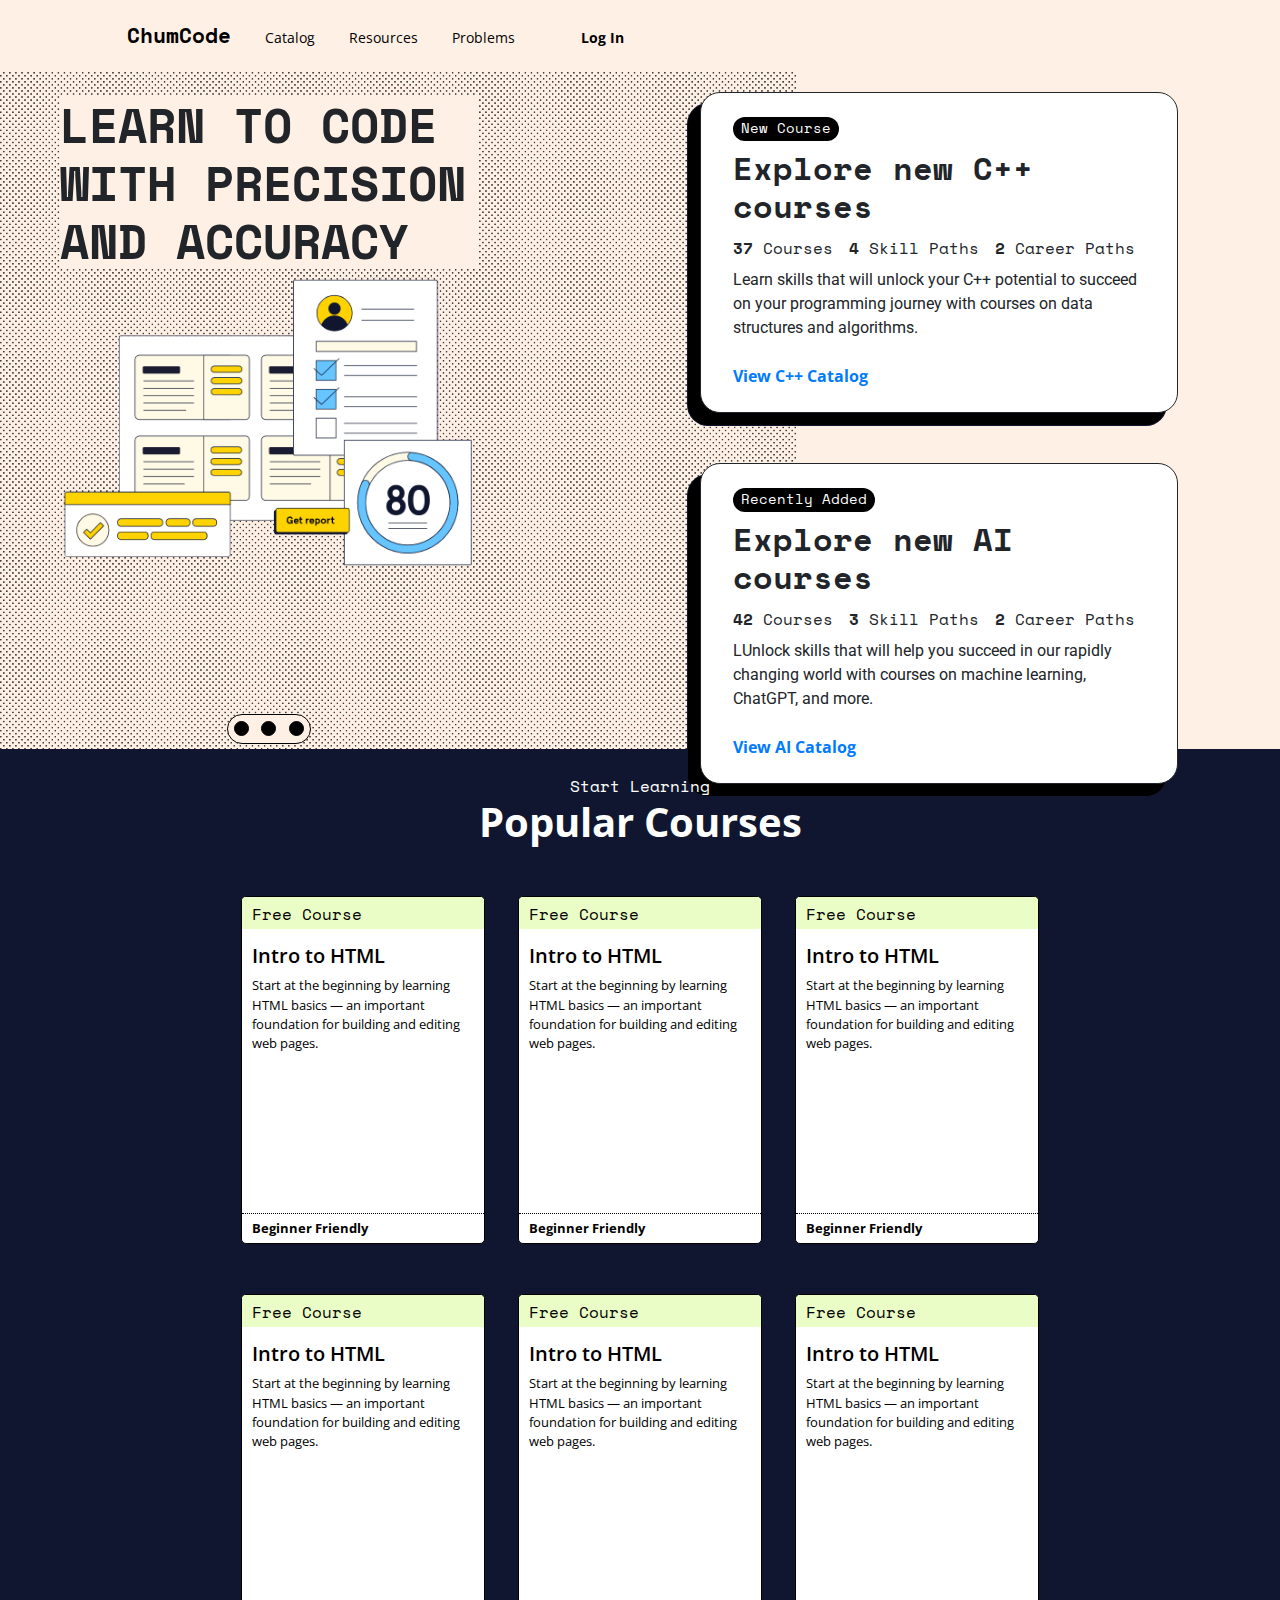
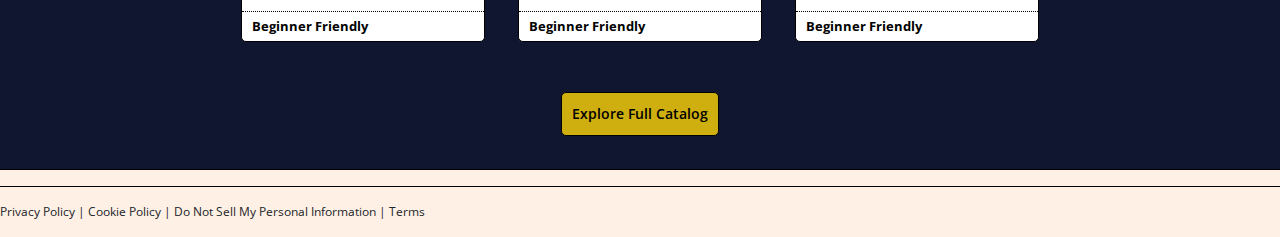
<file: index.html>
<html lang="en">
  <head>
    <script src="js/styles.js" defer></script>
    <meta charset="utf-8">
    <meta name="viewport" content="width=device-width, initial-scale=1">
    <link rel="stylesheet" href="https://cdn.jsdelivr.net/npm/bootstrap@4.0.0/dist/css/bootstrap.min.css" integrity="sha384-Gn5384xqQ1aoWXA+058RXPxPg6fy4IWvTNh0E263XmFcJlSAwiGgFAW/dAiS6JXm" crossorigin="anonymous"><link rel="preconnect" href="https://fonts.googleapis.com">
    <link rel="preconnect" href="https://fonts.gstatic.com" crossorigin>
    <link href="https://fonts.googleapis.com/css2?family=Montserrat&family=Open+Sans:ital,wght@0,300..800;1,300..800&family=Poppins:wght@300;400;500;600;800;900&family=Roboto:ital,wght@0,100;0,300;0,400;0,500;0,700;0,900;1,100;1,300;1,400;1,500;1,700;1,900&family=Space+Mono:wght@400;700&family=UnifrakturMaguntia&display=swap" rel="stylesheet">
    <link rel="stylesheet" href="https://cdnjs.cloudflare.com/ajax/libs/font-awesome/6.5.1/css/all.min.css" integrity="sha512-DTOQO9RWCH3ppGqcWaEA1BIZOC6xxalwEsw9c2QQeAIftl+Vegovlnee1c9QX4TctnWMn13TZye+giMm8e2LwA==" crossorigin="anonymous" referrerpolicy="no-referrer" />
    <link rel="stylesheet" type="text/css" href="css/styles.css">
    <title>ChumCode</title>
  </head>

  <header>
    <nav class="open-sans-regular">
        <a href="index.html" class="space-mono-bold">ChumCode</a>
        <a href="catalog.html">Catalog</a>
        <a href="resources.html">Resources</a>
        <a href="problems.hmtl">Problems</a>
        <i class="fa-solid fa-magnifying-glass left"></i>
        <a href="login.html" class="open-sans-bold">Log In</a>
    </nav>
  </header>
  <body>
    <img class="screentone" src="images/screentones.png" alt="screentones">

    <div class="first-page-main-page">

    <div class="mainpage-carousel">
      <div class="carousel-box">
        <div id="carouselExampleIndicators" class="carousel slide six-hundo" data-ride="carousel">
          <ol class="carousel-indicators">
            <li data-target="#carouselExampleIndicators" data-slide-to="0" class="active-black"></li>
            <li data-target="#carouselExampleIndicators" data-slide-to="1">oten</li>
            <li data-target="#carouselExampleIndicators" data-slide-to="2"></li>
          </ol>
          <div class="carousel-inner">
            <div class="carousel-item active">
              <h1 class="space-mono-bold">LEARN TO CODE WITH PRECISION AND ACCURACY</h1>
              <img class="d-block w-100" src="images/slide1.png" alt="First slide">
            </div>
            <div class="carousel-item">
              <h1 class="space-mono-bold">ENDLESS PRACTICE PROBLEMS WITH INTERACTIVE COURSES</h1>
              <img class="d-block w-100" src="images/slide2.png" alt="Second slide">
            </div>
            <div class="carousel-item">
              <img class="d-block w-100" src="images/slide1.png" alt="Third slide">
              <h1 class="space-mono-bold">LEARN TO CODE WITH PRECISION AND ACCURACY</h1>
            </div>
          </div>
        </div>
      </div>
    </div>

    <div class="right-box">
      <div class="large-box">
        <div class="badge-box space-mono-thin">New Course</div>
        <h2>Explore new C++ courses</h2>

        <ul class="list-number">
          <li class="space-mono-thin"><span class="space-mono-regular"> 37</span> Courses</li>
          <li class="space-mono-thin"><span class="space-mono-regular"> 4</span> Skill Paths</li>
          <li class="space-mono-thin"><span class="space-mono-regular"> 2</span> Career Paths</li>
        </ul>

        <span class="zero-margin ">Learn skills that will unlock your C++ potential to succeed on your programming journey with courses on data structures and algorithms.</span>
        <br>
        <br>
        <a href="." class="open-sans-bold">View C++ Catalog</a>
      </div>

      <div class="large-box">
        <div class="badge-box space-mono-thin">Recently Added</div>
        <h2>Explore new AI courses</h2>

        <ul class="list-number">
          <li class="space-mono-thin"><span class="space-mono-regular"> 42</span> Courses</li>
          <li class="space-mono-thin"><span class="space-mono-regular"> 3</span> Skill Paths</li>
          <li class="space-mono-thin"><span class="space-mono-regular"> 2</span> Career Paths</li>
        </ul>

        <span class="zero-margin ">LUnlock skills that will help you succeed in our rapidly changing world with courses on machine learning, ChatGPT, and more.</span>
        <br>
        <br>
        <a href="." class="open-sans-bold">View AI Catalog</a>
      </div>
  </div>
    
    </div>

    <div class="blue-bg">
      <div class="second-page-main-page blue-bg">
      
        <p class="space-mono-thin">Start Learning</p>
        <h2 class="open-sans-bold">Popular Courses</h2>

        <div class="course-container-main-box">

          <div class="course-container">
            <div class="course-box"><div class="course-box-top-box space-mono-thin">Free Course</div>
            <h5 class="open-sans-regular">Intro to HTML</h3>
              <span class="open-sans-regular">Start at the beginning by learning HTML
                basics — an important foundation for
                building and editing web pages.</span>
                <div class="course-container-footer open-sans-bold">Beginner Friendly</div>
            </div>
          </div>

          <div class="course-container">
            <div class="course-box"><div class="course-box-top-box space-mono-thin">Free Course</div>
            <h5 class="open-sans-regular">Intro to HTML</h3>
              <span class="open-sans-regular">Start at the beginning by learning HTML
                basics — an important foundation for
                building and editing web pages.</span>
                <div class="course-container-footer open-sans-bold">Beginner Friendly</div>
            </div>
          </div>

          <div class="course-container">
            <div class="course-box"><div class="course-box-top-box space-mono-thin">Free Course</div>
            <h5 class="open-sans-regular">Intro to HTML</h3>
              <span class="open-sans-regular">Start at the beginning by learning HTML
                basics — an important foundation for
                building and editing web pages.</span>
                <div class="course-container-footer open-sans-bold">Beginner Friendly</div>
            </div>
          </div>

        </div>
        
        <div class="course-container-main-box">

          <div class="course-container">
            <div class="course-box"><div class="course-box-top-box space-mono-thin">Free Course</div>
            <h5 class="open-sans-regular">Intro to HTML</h3>
              <span class="open-sans-regular">Start at the beginning by learning HTML
                basics — an important foundation for
                building and editing web pages.</span>
                <div class="course-container-footer open-sans-bold">Beginner Friendly</div>
            </div>
          </div>

          <div class="course-container">
            <div class="course-box"><div class="course-box-top-box space-mono-thin">Free Course</div>
            <h5 class="open-sans-regular">Intro to HTML</h3>
              <span class="open-sans-regular">Start at the beginning by learning HTML
                basics — an important foundation for
                building and editing web pages.</span>
                <div class="course-container-footer open-sans-bold">Beginner Friendly</div>
            </div>
          </div>

          <div class="course-container">
            <div class="course-box"><div class="course-box-top-box space-mono-thin">Free Course</div>
            <h5 class="open-sans-regular">Intro to HTML</h3>
              <span class="open-sans-regular">Start at the beginning by learning HTML
                basics — an important foundation for
                building and editing web pages.</span>
                <div class="course-container-footer open-sans-bold">Beginner Friendly</div>
            </div>
          </div>

        </div>
          <div href="" class="explore-btn open-sans-regular">Explore Full Catalog</div>
        
      </div>
    </div>
    

    <footer>
      <hr>
      <p class="open-sans-regular small-font"> Privacy Policy | Cookie Policy | Do Not Sell My Personal Information | Terms</p>
    </footer>
</body>
<script src="https://code.jquery.com/jquery-3.2.1.slim.min.js" integrity="sha384-KJ3o2DKtIkvYIK3UENzmM7KCkRr/rE9/Qpg6aAZGJwFDMVNA/GpGFF93hXpG5KkN" crossorigin="anonymous"></script>
<script src="https://cdn.jsdelivr.net/npm/popper.js@1.12.9/dist/umd/popper.min.js" integrity="sha384-ApNbgh9B+Y1QKtv3Rn7W3mgPxhU9K/ScQsAP7hUibX39j7fakFPskvXusvfa0b4Q" crossorigin="anonymous"></script>
<script src="https://cdn.jsdelivr.net/npm/bootstrap@4.0.0/dist/js/bootstrap.min.js" integrity="sha384-JZR6Spejh4U02d8jOt6vLEHfe/JQGiRRSQQxSfFWpi1MquVdAyjUar5+76PVCmYl" crossorigin="anonymous"></script>
</html>
</file>
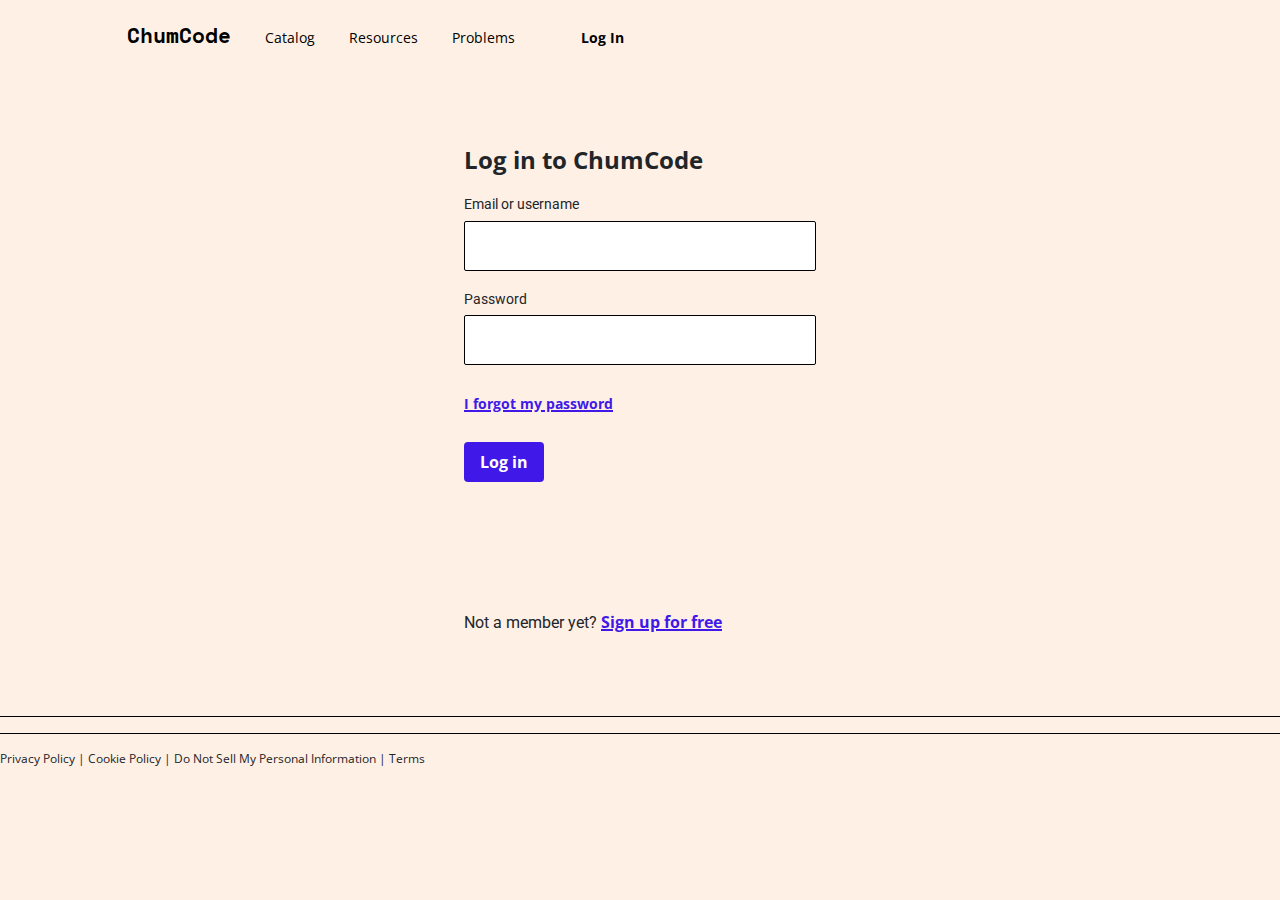
<file: login.html>
<html lang="en">
  <head>
    <script src="js/styles.js" defer></script>
    <meta charset="utf-8">
    <meta name="viewport" content="width=device-width, initial-scale=1">
    <link rel="stylesheet" href="https://cdn.jsdelivr.net/npm/bootstrap@4.0.0/dist/css/bootstrap.min.css" integrity="sha384-Gn5384xqQ1aoWXA+058RXPxPg6fy4IWvTNh0E263XmFcJlSAwiGgFAW/dAiS6JXm" crossorigin="anonymous"><link rel="preconnect" href="https://fonts.googleapis.com">
    <link rel="preconnect" href="https://fonts.gstatic.com" crossorigin>
    <link href="https://fonts.googleapis.com/css2?family=Montserrat&family=Open+Sans:ital,wght@0,300..800;1,300..800&family=Poppins:wght@300;400;500;600;800;900&family=Roboto:ital,wght@0,100;0,300;0,400;0,500;0,700;0,900;1,100;1,300;1,400;1,500;1,700;1,900&family=Space+Mono:wght@400;700&family=UnifrakturMaguntia&display=swap" rel="stylesheet">
    <link rel="stylesheet" href="https://cdnjs.cloudflare.com/ajax/libs/font-awesome/6.5.1/css/all.min.css" integrity="sha512-DTOQO9RWCH3ppGqcWaEA1BIZOC6xxalwEsw9c2QQeAIftl+Vegovlnee1c9QX4TctnWMn13TZye+giMm8e2LwA==" crossorigin="anonymous" referrerpolicy="no-referrer" />
    <link rel="stylesheet" type="text/css" href="css/styles.css">
    <title>ChumCode</title>
  </head>

  <header>
    <nav class="open-sans-regular">
        <a href="index.html" class="space-mono-bold">ChumCode</a>
        <a href="catalog.html">Catalog</a>
        <a href="resources.html">Resources</a>
        <a href="problems.hmtl">Problems</a>
        <i class="fa-solid fa-magnifying-glass left"></i>
        <a href="login.html" class="open-sans-bold">Log In</a>
    </nav>
  </header>
  <body>

    <div class="first-page-login-page">
        <div class="login-form">
            <form>
                <h3 class="open-sans-bold">Log in to ChumCode</h3>
                <div class="label-login">Email or username</div>
                <input name="txtUname" aria-invalid="false" aria-required="false" class="textbox-form" type="text">
                <div class="label-login">Password</div>
                <input name="txtPwd" aria-invalid="false" aria-required="false"class="textbox-form" type="password">
                <div class="forgot-pass open-sans-bold"><a href="">I forgot my password</a></div>

                <button class="submit-button open-sans-bold" type="submit" role="button" name="btnLogin" value="Login">Log in</button>

                <div class="signup-for-free">Not a member yet? <a href="register.html" class="open-sans-bold"> Sign up for free</a></div>
            </form>
        </div>
    </div>

    
    

    <footer>
      <hr>
      <p class="open-sans-regular small-font"> Privacy Policy | Cookie Policy | Do Not Sell My Personal Information | Terms</p>
    </footer>
</body>
<script src="https://code.jquery.com/jquery-3.2.1.slim.min.js" integrity="sha384-KJ3o2DKtIkvYIK3UENzmM7KCkRr/rE9/Qpg6aAZGJwFDMVNA/GpGFF93hXpG5KkN" crossorigin="anonymous"></script>
<script src="https://cdn.jsdelivr.net/npm/popper.js@1.12.9/dist/umd/popper.min.js" integrity="sha384-ApNbgh9B+Y1QKtv3Rn7W3mgPxhU9K/ScQsAP7hUibX39j7fakFPskvXusvfa0b4Q" crossorigin="anonymous"></script>
<script src="https://cdn.jsdelivr.net/npm/bootstrap@4.0.0/dist/js/bootstrap.min.js" integrity="sha384-JZR6Spejh4U02d8jOt6vLEHfe/JQGiRRSQQxSfFWpi1MquVdAyjUar5+76PVCmYl" crossorigin="anonymous"></script>
</html>
</file>
<file: css/styles.css>
body{
    background-color: #fff0e5;
    margin: 0;
}

.roboto-regular {
    font-family: "Roboto", sans-serif;
    font-weight: 400;
    font-style: normal;
  }

.open-sans-regular {
    font-family: "Open Sans", sans-serif;
    font-optical-sizing: auto;
    font-weight: 500px;
    font-style: normal;
  }

  .open-sans-thin {
    font-family: "Open Sans", sans-serif;
    font-optical-sizing: auto;
    font-weight: 300px;
    font-style: normal;
  }

  .open-sans-semibold {
    font-family: "Open Sans", sans-serif;
    font-optical-sizing: auto;
    font-weight: 600;
    font-style: normal;
  }

  .open-sans-bold {
    font-family: "Open Sans", sans-serif;
    font-optical-sizing: auto;
    font-weight: 700;
    font-style: normal;
  }

.space-mono-regular {
    font-family: "Space Mono", monospace;
    font-weight: 600;
    font-style: normal;
  }

  .space-mono-bold {
    font-family: "Space Mono", monospace;
    font-weight: 700;
    font-size: 1.3em;
    font-style: normal;
  }

  .space-mono-thin {
    font-family: "Space Mono", monospace;
    font-weight: 400;
    font-size: 1.0em;
    font-style: normal;
  }

  header {
    background-color: #fff0e5;
    height: 4.5em;
    display: flex;
    align-items: center;
    top: 0;
    position: sticky;
    transition: background-color 0.2s ease-in-out;
    border-bottom: 0 solid black;
    z-index: 1000;
  }
  
  .scrolled {
    background-color: white;
    opacity: 0.98; 
    border-width: 1px;
  }
  

  header nav{
    padding: 1.5em 0 1.5em 7em;
    width: 90%;
  }

  header nav a{
    text-decoration: none;
    font-size: 0.9em;
    color:black;
    margin:auto;
    padding: 15px;
  }

  .navbox{
    display: flex;
    justify-content: space-between;
  }

  .left{
    margin-left: auto;
    margin-right: 2em;
  }

  .icon-button {
    color: black;
    border: none;
    cursor: pointer;
  }

  .first-page-main-page{
    display: flex;
    height: min-content;
    justify-content: center;
  }

  .carousel-item{
    max-height: 600px;
  }

  .screentone{
    position: absolute;
    height: 720px;
    z-index: -1;
  }


  .mainpage-carousel{
    margin: 0 0 6% 0 ;
    width: 70%;
    height: 600px;
  }
  
  .carousel-box{
    margin-top: 2%;
    margin-left: 10%;
    width: 70%;
  }

  .carousel-box h1{
    margin-top: 3% ;
    background-color: #fff0e5;
    font-size: 3.0em;
  }
  

  .carousel-indicators{
    background-color: #fff0e5;
    border-radius: 20px;
    padding: 0;
    margin: auto;
    width: 20%;
    height: 30px;
    border: 1px solid black;
  }

  .carousel-indicators li{
    background-color: black;
    padding: 0;
    margin: auto;
    height: 15px;
    width: 15px;
    border-radius: 10px;
    border: 1px solid black;
  }

  .six-hundo{
    height: 670px;
  }
  
  .small-font{
    font-size: 12px;
  }

  footer{
    border-top:1px solid black;
    width: 100%;
  }

  footer hr{
    background-color: black;
  }

  .blue-bg{
    background-color: #10162f;
    height: 1020px;
    width: 100%;
    background-size: cover;
    background-position: center;
  } 

  .screentone1{
    width: 100%;
  }

  .blue-bg-1{
    background-color: #3a10e5;
    height: 520px;
    width: 100%;
    bottom: 0;
    position: absolute;
  } 

  .right-box{
    max-width: 100%;
    height: 600px;
  }

  .large-box{
    border-width: 1px;
    border-style: solid;
    border-color: var(--color-navy);
    background-color: white;
    padding-left: 2rem;
    padding-right: 2rem;
    padding-top: 1.5rem;
    padding-bottom: 1.5rem;
    margin-bottom: 0.75rem;
    margin-left: 0.75rem;
    border-radius: 20px;
    box-shadow: -12px 12px black, -12px 12px 0 1px #10162f;
    width: 70%;
    margin: auto;
    margin-bottom: 50px;
    margin-top: 20px;
  }

  .large-box h2{
    margin-block-start: 0.83em;
    margin-block-end: 0.83em;
    margin-inline-start: 0px;
    margin-inline-end: 0px;
    font-weight: 700;
    font-family: "Space Mono", monospace;
    margin-top: 5px;
    margin-bottom: 10px;
  }

  .badge-box{
    width: min-content;
    border-radius: 40px;
    font-weight: 400;
    white-space: nowrap;
    color: white;
    background-color: black;
    font-size: 0.875rem;
    height: 1.5rem;
    margin-bottom: 0.5rem;
    padding-left: 0.5rem;
    padding-right: 0.5rem;
  }

  .list-number{
    column-gap: 1rem;
    list-style-type: none;
    flex-wrap: wrap;
    row-gap: 0.5rem;
    flex-direction: row;
    display: flex;
    padding: 0;
    margin-bottom: 0.5rem;
  }

  .zero-margin{
    margin: 0;
  }

  .one-margin{
    margin: 5px;
  }

  .margin-10{
    margin: 0 100px 0 0 ;
  }

  .second-page-main-page{
    color: white;
    width: 65%;
    margin: auto;
    padding-top: 2%;
  }


  .second-page-main-page p {
    margin: auto;
    width: max-content;
    z-index: 1;
  }

  .second-page-main-page h2 {
    margin: auto;
    width: max-content;
    font-size: 2.5em;
    margin-bottom: 50px;
    display: flex;
  }

  .course-box {
    height: 100%;
    display: flex;
    background-color: #ffffff;
    flex-direction: column;
    box-shadow: 0px 0px 0 #10162f;
    position: relative;
    padding: 0px;
    overflow: hidden;
    border-radius: 5px;
    transition: box-shadow 0.2s ease, transform 0.2s ease;
    color: black;
    border: 1px solid black;
  }
  
  .course-box:hover {
    box-shadow: -12px 12px #00001a, -12px 12px 0 1px #10162f; /* Apply box shadow on hover */
    transform: translate(5px, -5px);
  }
  

  .course-box-top-box{
    background-color: #eafdc6;
    width: 100%;
    padding-top: 5px;
    padding-left: 10px;
    padding-bottom: 3px;
  }

  .course-box-2 {
    height: 100%;
    display: flex;
    background-color: #ffffff;
    flex-direction: column;
    box-shadow: 0px 0px 0 #10162f;
    position: relative;
    padding: 0px;
    overflow: hidden;
    border-radius: 5px;
    transition: box-shadow 0.2s ease, transform 0.2s ease;
    color: black;
    border: 1px solid black;
  }

  .course-box-2:hover {
    box-shadow: -10px 10px white, -10px 10px 0 1px #10162f; /* Apply box shadow on hover */
    transform: translate(5px, -5px);
  }
  

  .course-box-top-box-2{
    color: white;
    background-color: #10162F;
    width: 100%;
    padding-top: 5px;
    padding-left: 10px;
    padding-bottom: 3px;
    font-size: 15px;
  }

  .course-container{
    width: 80%;
    margin:  0 2% 0 2%;
    height: 100%;
  }


  .course-container h5{
    padding: 10px;
    font-weight: 600;
    padding-top: 15px;
    padding-bottom: 0px;
  }

  .course-container span{
    padding-left: 10px;
    font-size: 0.8em;
    padding-right: 10px;
  }
  .course-container-footer{
    padding: 5px;
    border-top: 1px dotted black;
    padding-left: 10px;
    font-size: 0.8em;
    bottom: 0;
    position: absolute;
    width: 100%;
  }

  .course-container-main-box{
    display: flex;
    height: 35%;
    justify-content:space-around;
    margin-bottom: 50px;
  }

  .explore-btn{
    border: 1px solid black;
    background-color:#cfae0f;
    color: black;
    width: max-content;
    padding: 10px;
    align-self: center;
    font-weight: 600;
    border-radius: 5px;
    margin: auto;
    font-size: 0.9em;
    position: relative; /* or absolute, fixed */
    z-index: 1;
  }

  .second-page-main-page p{
    z-index: 1000;
  }



  /* ===================--------------------================== */
  /*                       LOGIN PAGE CSS                      */
  /* ===================--------------------================== */



  .first-page-login-page{
    width: 100%;
    height: 570px;
  }

  .login-form{
    margin-left: auto;
    margin-right: auto;
    margin-top: 4.6rem;
    margin-bottom: 4rem;
    width: 22rem;
    max-width: calc(100% - 2rem);
  }

  .login-form h3{
    margin-bottom: 20px;
    font-size: 1.5em;
  }

  .label-login{
    font-size: 0.9em;
    margin-bottom: 5px;
    font-weight: 400;
  }

  .textbox-form{
    padding-left: 0.5rem;
    padding-top: 0.75rem;
    padding-bottom: 0.75rem;
    font-weight: 400;
    line-height: 1.5;
    font-size: 1rem;
    width: 100%;
    min-width: auto;
    padding-right: initial;
    border: 1px solid black;
    border-radius: 2px;
    margin-bottom: 1.1em;
  }

  .forgot-pass{
    margin-top: 10px;
    font-weight: 700;
    text-decoration: underline;
    text-decoration-thickness: 1.5px;
    color: #4019e9;
    font-size: 0.9em;
  }

  .forgot-pass a{
    color: #4019e9;
  }

  .submit-button{
    position: relative;
    border-radius: 4px;
    font-weight: 700;
    padding-left: 1rem;
    padding-right: 1rem;
    padding-top: 0.25rem;
    padding-bottom: 0.25rem;
    font-size: 1rem;
    min-width: 40px;
    height: 40px;
    color: white;
    background-color: #4019e9;
    border-width: 0;
    margin-top: 1.7em;
  }

  .signup-for-free{
    margin-top: 10px;
    font-size: 1em;
    margin-top: 8em;
  }

  .signup-for-free a{
    text-decoration: underline;
    text-decoration-thickness: 1.5px;
    color: #4019e9;
    font-weight: 700;
  }


  /* ===================--------------------================== */
  /*                      REGISTER PAGE CSS                    */
  /* ===================--------------------================== */
  .first-page-register-page{
    height: min-content;
    justify-content: center;
    margin-top: 4em;
    margin-bottom: 4.5em;
  }

  .first-page-register-page h3{
    margin-bottom: 1em;
    font-size: 1.5em;
    padding-left: 0.5em;
  }

  .form-box1{
    width: 100%;
    display: flex;
    margin: auto;
  }

  .form-box1 label{
    font-weight: 400;
  }

  * {box-sizing: border-box}

.container {
  padding: 0px;
  width: 100%;
}

.container2 {
  padding: 0px;
  margin-top: 0;
  width: 100%;
}

.container a {
  color: dodgerblue;
}


.signin {
  text-align: center;
}

.right-box1{
  width: 45%;
}

.left-box{
  width: 45%;
  margin-right: 5%;
}


.register-button{
  position: relative;
  border-radius: 4px;
  font-weight: 700;
  padding-left: 1rem;
  padding-right: 1rem;
  padding-top: 0.25rem;
  padding-bottom: 0.25rem;
  font-size: 1rem;
  width: 100%;
  height: 55px;
  color: white;
  background-color: #4019e9;
  border-width: 0;
  margin-top: 1.7em;
  margin-bottom: 1em;
}

.register-button:hover {
  opacity:1;
}

.main-box{
  width: 40%;
  margin: auto;
}

  /* ===================--------------------================== */
  /*                         END OF PAGE                       */
  /* ===================--------------------================== */


  #tbluseraccount{
    border: 1px solid black;
  }

  #tbluseraccount tr{
    border: 1px solid black;
  }

  

  .first-page-dashboard{
    width: 80%;
    height: auto;
    margin: auto;
  }


  /* ===================--------------------================== */
  /*                        CATALOG PAGE                       */
  /* ===================--------------------================== */

  
  .second-page-catalog-page{
    color: white;
    width: 65%;
    margin: auto;
    padding-top: 5%;
  }

  .activity-first-page{
    margin-top: 5%;
    width: 100%;
  }
  .insert-act-box{
    margin: auto;
    width: 50%;
    margin-bottom: 2%;
  }


  .desBox{
    height: 20%;
  }

  .two-div-beside{
    display: flex;
    height: min-content;
  }

  
.register-button-act{
  position: relative;
  border-radius: 4px;
  font-weight: 700;
  font-size: 1rem;
  color: white;
  background-color: #4019e9;
  border-width: 0;
  border-radius: 50%;
  height: 80px;
  width: 80px;
  margin-left: 120%;
  margin-top: -18%;
}

.register-button-act:hover {
  opacity:1;
}

.course-container-act{
  width: 250px;
  height: 300px;
  margin-bottom: 3em;
}


.course-container-act h5{
  padding: 10px;
  font-weight: 600;
  padding-top: 15px;
  padding-bottom: 0px;
}

.course-container-act span{
  padding-left: 10px;
  font-size: 0.8em;
  padding-right: 10px;
}

.course-container-main-box-act{
  display: flex;
  flex-wrap: wrap;
  width: 100%;
  justify-content:space-around;
  margin: auto;
  margin-bottom: 50px;
}





.shadow-box{
    box-shadow: -10px 10px white, -10px 10px 0 1px #10162f;
}

.table{
  border: 1px solid #00001a;
}

thead{
  border: 1px solid #00001a;
  border-bottom: 1px solid #00001a;
  border-top: 1px solid #00001a;
}

tbody td{
  border: 1px solid #00001a;
}

.profile-right-box{
  width: 60%;
  margin-right: 20%;
  height: 800px;
}

.assignment-box{
  height: 100px;
  margin: auto;
  background-color: white;
}



  /* ===================--------------------================== */
  /*                        MYHOME PAGE                        */
  /* ===================--------------------================== */


  .first-page-myhome{
    width: 100%;
    height:max-content;
    margin-bottom: 100px;
  }

  .dashboard-holder{
    width: 80%;
    margin: auto;
    display: flex;
    justify-content: space-between;
    margin-top: 2%;
    height: 100%;
  }

  .dashboard-left-panel{
    width: 22%;
    display: flex;
    flex-direction: column;
    position: sticky;
    top: 80px;
    height: 100%;
  }

  .toggle-button{
    border: 0px;
    background-color: #fff0e5;
    padding: 4%;
    padding-left: 10%;
    text-align: left;
    font-size: 1.2em;
    font-weight: 400;
    margin-bottom: 2%;
    transition: background-color 0.5s ease;
  }

  .toggle-button:focus{
    outline: none;
  }

  .toggle-button:hover{
    color:#3a10e5;
  }

  .toggle-button.active{
    border: 0px solid #fff0e5;
    background-color: #f6e8de;
    box-shadow: -5px 0px black;
    font-weight: 600;
    transition: background-color 0.5s ease;
  }

  .dashboard-left-panel button:focus{
    outline:none;
  }
  


  .dashboard-right-panel{
    width: 75%;
  }

  .whitebg{
    background-color: white;
    border-radius: 20px;
  }

  .activity-first-page-2{
    width: 100%;
    border: 1px solid black;
    border-radius: 20px;
  }

  .yellow-top{
    height: 8%;
    width: 100%;
    background-color: #ffd300;
    border-bottom: 1px solid black;
    border-top-left-radius: 20px;
    border-top-right-radius: 20px;
    margin-bottom:3%;
  }

  .span-text{
    margin-top: 1%;
    margin-left:118%;
    font-size: 14px;
    width: 100px;
    color:#4019e9;
    font-weight: 600;
    text-align: center;
  }


  .header-box-tab{
    border-bottom: 1px solid black;
    width: 100%;
    margin-bottom: 1%;
    display: flex;
    justify-content: space-between;
  }

  .tab-button{
    padding: 1%;
    background-color: #fff0e5;
    border: 0px;
    width: 10%;
    font-weight: 600;
    height:60px;
    margin-bottom: 0px;
  }

  .tab-button:focus{
    outline:none;
  }

  .tab-button.active{
    padding: 1%;
    background-color: #fff0e5;
    border: 0px;
    border-bottom: 3px solid #3a10e5;
    width: 10%;
    font-weight: 600;
    box-shadow: none;
  }

  .compiler-box{
    width: 100%;
    background-color: white;
    height: 500px;
    border: 1px solid black;
    display: flex;
    flex-direction: row;
  }

  .run-button{
    width: 10%;
    border: 0px;
    background-color: #3a10e5;
    width: 10%;
    color: white;
    margin-bottom: 1%;
    font-weight: 600;
    margin-right: 1%;
    border-radius: 5px;
  }

  .compiler-textbox{
    width: 48%; 
    height:100%;
    border:0px; 
    padding:0px;
    border-right: 1px solid black;
    margin-left: 1%;
  }

  .compiler-textbox:focus{
    border: none;
    outline: none;
    border-right: 1px solid black;
  }



  /* ===================--------------------================== */
  /*                        COURSE PAGE                        */
  /* ===================--------------------================== */


.addcourse-button {

}

.modal {
display: none; 
position: fixed; 
z-index: 1; 
left: 0;
top: 0;
width: 100%;
height: 100%;
overflow: auto; 
background-color: rgb(0,0,0); 
background-color: rgba(0,0,0,0.4); 
}

.modal-content {
background-color: #FFF0E5;
margin: 15% auto;
padding: 20px;
border: 1px solid #888;
width: 30%; 
overflow: auto;
}

.box-for-close{
float: right;
margin-top: 0%;
}

.close {
float: right;
font-size: 20px;
font-weight: bold;
width: 20px;
}

.close:hover,
.close:focus {
color: black;
text-decoration: none;
cursor: pointer;
}


.addCourse-button{
  background-color: #fff0e5;
  width: 200px;
  color: #3a10e5;
  font-weight: 600;
  outline:none;
  border: none;
}

.addCourse-button:focus{
  border:0px;
  outline:none;
}

.enrollStudent-button{
  background-color: #fff0e5;
  color: #3a10e5;
  font-weight: 600;
  outline:none;
  border: none;
}

.enrollStudent-button:focus{
  border:0px;
  outline:none;
}


#activityName,
#activityDescription {
width: 100%;
box-sizing: border-box; 
margin-bottom: 10px;

}

.empty-box {
width: 250px; 
height: 300px;
border: 3px dashed #ccc;
margin: 20px;
padding: 20px;
text-align: center;
font-weight: bold;
font-size: 16px;
color:#4c4c55;
margin-top: 8%;
margin-bottom: 50px;
padding-top: 0px;
display: flex;
flex-direction: column;
}

.empty-box p{
  margin-top: 0px;
  height: 0px;
  padding-top: 0px;
}


  /* ===================--------------------================== */
  /*                          FOOTER PHP                       */
  /* ===================--------------------================== */


.footer-box{
  height:600px;
  width: 80%;
  margin: auto;
  display:flex;
  justify-content: space-between;
  padding: 3% 0%;
}

.footer-box i{
  margin:10% 1%;
  font-size: 20px;
}

.left-footer-box{
  height: 100%;
  width: 49%;
  display:flex;
  justify-content: space-between;
}

.left-footer-box-1{
  height: 100%;
  width: 33%;
  display: flex;
  flex-direction: column;
}

.left-footer-box-1 p{
  font-size: 0.9em;
  font-weight: 500;
  margin-bottom: 3%;
}

.left-footer-box-1 h6{
  font-weight: 700;
  margin-bottom: 10%;
}

.horiline{
  width: 1px;
  border-left: 1px solid black;
}

.right-footer-box{
  height: 100%;
  width: 49%;
  display:flex;
  padding-left: 5%;
  justify-content: space-between;
}

.right-footer-box-1{
  height: 100%;
  width: 30%;
  display: flex;
  flex-direction: column;
}

.right-footer-box-0{
  height: 100%;
  width: 30%;
  display: flex;
  flex-direction: column;
  margin-right: 5%;
}

.right-footer-box-2{
  height: 100%;
  width: 30%;
  display: flex;
  flex-direction: column;
}

.right-footer-box-0 p{
  font-size: 0.9em;
  font-weight: 500;
  margin-bottom: 3%;
}

.right-footer-box-0 h6{
  font-weight: 700;
  margin-bottom: 10%;
}

.right-footer-box-1 p{
  font-size: 0.9em;
  font-weight: 500;
  margin-bottom: 3%;
}

.right-footer-box-1 h6{
  font-weight: 700;
  margin-bottom: 10%;
}

.right-footer-box-2 p{
  font-size: 0.9em;
  font-weight: 500;
  margin-bottom: 3%;
}

.right-footer-box-2 h6{
  font-weight: 700;
  margin-bottom: 10%;
}

.policy-footer{
  width: 80%;
  margin: auto;
}

.go-bottom{
  margin-top: 300px;
}

.course-drop-down-container{
  width: 100%;
}

.course-drop-down{
  width: 100%;  
  display: flex;
  justify-content: space-between;
}

.course-drop-down-left{
  width: 100%;
}

.course-drop-down-right{
  width: 10%;
  height: 100px;
  padding:5% 7%;
}

.toggleButton-drop-down{
  border: none;
  background-color: white;
}

.toggleButton-drop-down:focus{
  outline: none;
}

.drop-down-box{
  background-color: white;
  border: 1px solid black;
}

.hidden-drop-down {
  display: none;
  visibility: hidden;
  opacity: 0;
  transition: visibility 0s, opacity 0.5s linear; /* Add transition for smoother effect */
}

.hidden-drop-down.show {
  visibility: visible;
  opacity: 1;
}

@keyframes twist {
  0% {
    transform: rotate(0deg);
  }
  50% {
    transform: rotate(180deg);
  }
  100% {
    transform: rotate(180deg);
  }
}

.rotate {
  animation: twist 0.5s ease-in-out forwards; /* Apply the twist animation */
}

.activity-box{
  border:1px solid #d6d6d6;
  margin:2% 3%;
  padding:3%;
  background-color: white;
}

.limited-characters {
  white-space: nowrap;
  overflow: hidden;
  text-overflow: ellipsis;
  max-width: 80%; /* Adjust the max-width as needed */
}

.activity-hover:hover{
  background-color: #f1f1f3;
}

.profile-page-first-page{
  border-radius: 20px;
  width: 80%;
  margin: auto;
  display: flex;
  flex-direction: column;
  background-color: white;
  border: 1px solid black;
}

.profile-page-first-page-container{
  width: 90%;
  margin: 5%;
  margin-top: 0px;
}

.profile-page-buttons{
  display: flex;
  flex-direction: column;
  width: 25%;
  padding-left: 5px;
  border-radius: 5px;
}

.profile-main-box{
  width: 68%;
  margin-right: 5%;
  border-radius: 5px;
  border: 1px solid black;;
}

.profile-main-box p{
font-weight: 400;
font-family: "Open Sans", sans-serif;
}

.name-box{
  width: 100%;
  height: 50px;
  border-bottom: 1px solid black;
  padding-left: 3%;
  padding-top: 12px;
  display: flex;
}

.profile-pic-box{
  padding: 3%;
  border-bottom: 1px solid black;
}

.profile-pic-box img{
  width: 100px;
  border-radius: 50%;
}

.profile-pic-box button{
  border-radius: 25px;
  width: 50%;
  height: 40px;
  margin: auto 0;
  border: none;
  font-size: 14px;
  color:black;
}

.profile-pic-box.active button{
  border-radius: 5px;
  width: 50%;
  height: 40px;
  margin: auto 0;
  background-color: #3a10e5;
  border: none;
  font-size: 14px;
  color:white;
}

.profile-pic-box button:focus{
  outline: none;
}

.username-box{
  padding: 3%;
  border-bottom: 1px solid black;
}

.username-box-container{
  border: 1px solid black;
  background-color: #f6f6f6;
  width: 72%;
  border-radius: 5px;
  padding: 1.5%;
  margin-left: 0px;
  padding-left: 2%;
}

.username-box-container2{
  border: 2px solid black;
  background-color: #ffffff;
  width: 72%;
  height:40px;
  border-radius: 5px;
  padding: 1.5%;
  margin-left: 0px;
  padding-left: 2%;
}

.personal-info-box{
  padding: 3%;
  border-bottom: 1px solid black;
}

.usertype-box{
  padding: 3%;
}
.usertype-box2{
  padding: 3%;
  border-bottom: 1px solid black;
}

.submit-button-profile{
  border-radius: 5px;
  height: 40px;
  background-color: #3a10e5;
  border: none;
  font-size: 14px;
  color:white;
  width: 20%;
  margin: auto;
}

.submit-box{
  width: 100%;
  padding: 3%;
}


  /* ===================--------------------================== */
  /*                          Activies Page                    */
  /* ===================--------------------================== */


  .activitiesPage-box{
      width: 100%;
  }

  .tab-button-act{
    padding: 1%;
    background-color: #fff0e5;
    border: 0px;
    width: max-content;
    font-weight: 600;
    margin-bottom: 0px;
  }

  .tab-button-act:focus{
    outline:none;
  }

  .tab-button-act.active{
    padding: 1%;
    background-color: #fff0e5;
    border: 0px;
    border-bottom: 3px solid #3a10e5;
    font-weight: 600;
    box-shadow: none;
    margin-bottom: 0px;
  }

  /* ===================--------------------================== */
  /*                        About us Page                      */
  /* ===================--------------------================== */


  .about-us-first-page{
    width: 90%;
    margin: auto;
    height: max-content;
  }

  .button-open{
    border-radius: 5px;
  width: 50%;
  height: 40px;
  margin: auto 0;
  background-color: #3a10e5;
  border: none;
  font-size: 14px;
  color:white;
  }

  .profile_img{
    width: 200px;
    height: 200px;
    border-radius: 50%;
  }
</file>
